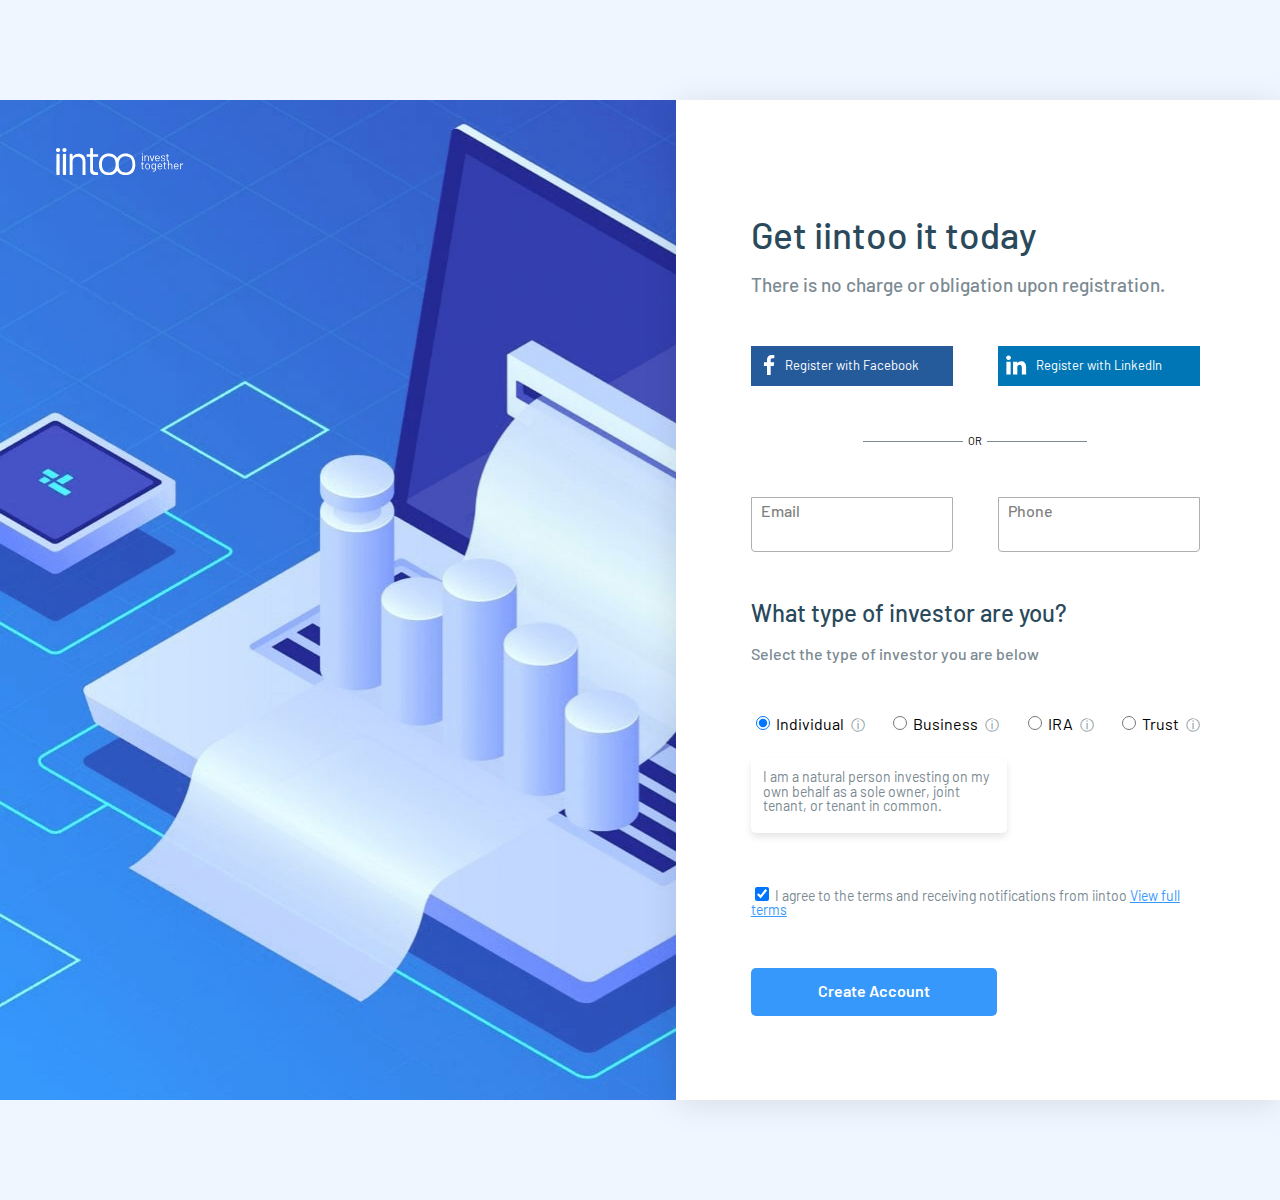
<file: index.html>
<!DOCTYPE html>
<html lang="en">
    <head>
        <meta charset="UTF-8">
        <meta http-equiv="X-UA-Compatible" content="IE=edge">
        <meta name="viewport" content="width=device-width, initial-scale=1.0">
        <link rel="stylesheet" href="css/reset.css">
        <link rel="stylesheet" href="css/styles.css">
        <link rel="stylesheet" href="css/fonts.css">
        <title>iintoo</title>
    </head>

    <body>
        <main> 
            <div class="wrapper">
                <div class="bg-image bg-image--hidden">
                    <svg xmlns="http://www.w3.org/2000/svg" width="8.7rem" height="1.7rem" viewBox="270.82 288.75 750 160.17" style="isolation:isolate">
                        <path fill="#fff" 
                        d="M283.18 288.75c-3.67 0-6.64 1.07-8.93 3.2-2.29 2.14-3.43 4.96-3.43 8.47 0 3.5 1.14 6.37 3.43 8.58s5.26 3.32 8.93 3.32c3.66 0 6.63-1.1 8.92-3.32 2.29-2.21 3.43-5.07 3.43-8.58 0-3.5-1.14-6.33-3.43-8.47-2.29-2.13-5.26-3.2-8.92-3.2zm37.93 0c-3.67 0-6.64 1.07-8.93 3.2-2.29 2.14-3.43 4.96-3.43 8.47 0 3.5 1.14 6.37 3.43 8.58s5.26 3.32 8.93 3.32c3.66 0 6.63-1.1 8.92-3.32 2.29-2.21 3.43-5.07 3.43-8.58 0-3.5-1.14-6.33-3.43-8.47-2.29-2.13-5.26-3.2-8.92-3.2zm158.58 0c-3.3 0-7.4 1.98-7.4 5.44.04-.02.04 9.92 0 29.82 0 .81-.4 1.22-1.22 1.22h-16.5c-2.1 0-3.15 1.05-3.15 3.15v9.34c0 2.1 1.05 3.15 3.15 3.15h16.5c.81 0 1.22.4 1.22 1.2v76.08c0 11.8 2.98 19.87 8.96 24.23 5.98 4.36 14.78 6.54 26.4 6.54h8.25c2.1-.16 3.15-1.3 3.15-3.4v-11.16c0-2.1-1.05-3.15-3.15-3.15h-5.33c-7.43 0-12.88-1.13-16.36-3.38-3.47-3.15-5.2-8.15-5.2-15v-70.75c0-.81.4-1.21 1.2-1.21h26.41c2.1 0 3.15-1.05 3.15-3.15v-9.34c0-2.1-1.05-3.15-3.15-3.15h-26.4c-.81 0-1.22-.4-1.22-1.22V294.2c0-3.25-4.5-5.44-9.31-5.44zm300.36 30.96a3.7 3.7 0 00-2.63.94c-.67.63-1 1.46-1 2.49 0 1.03.33 1.87 1 2.52.67.65 1.55.98 2.63.98 1.07 0 1.95-.33 2.62-.98.67-.65 1-1.49 1-2.52s-.33-1.86-1-2.49a3.7 3.7 0 00-2.62-.94zm-198.43 1.34c-24.25 0-57.51 14.8-57.51 64.99 0 51 34.52 62.88 57.51 62.88 23.64 0 40.64-8.86 49.87-25.93 11.72 20.27 33.07 25.93 48.94 25.93 37.07 0 57.85-21.8 57.85-62.88 0-50.28-30.37-64.99-57.85-64.99-16.62 0-37.46 6.95-48.94 27.46-10.84-20.54-31.03-27.46-49.87-27.46zm-178.92.9c-14.54 0-25.36 5.73-32.47 17.22-.16.48-.4.6-.72.36-.33-.24-.49-.6-.49-1.09v-10.3c0-3.59-4.39-6-8.6-6s-8.6 2.41-8.6 6v117.63c0 2.1 1.05 3.15 3.15 3.15h10.9c2.1 0 3.15-1.05 3.15-3.15V365.1c.81-7.59 3.92-13.72 9.33-18.4 5.41-4.7 12.24-7.04 20.47-7.04 8.56 0 15.5 2.8 20.84 8.36 5.33 5.58 8 12.89 8 21.93v75.83c0 2.1 1.04 3.15 3.14 3.15h10.9c2.1 0 3.16-1.05 3.16-3.15v-79.22c0-12.76-3.84-23.83-11.51-33.22-7.67-7.6-17.89-11.39-30.65-11.39zm-119.19.45c-5.11 0-9.76 2.92-9.76 5.83.06.02-.03 114.58 0 114.51 0 4.9 5.73 6.18 9.43 6.18 3.46 0 9.42-.81 9.42-6.18V328.23c0-2.72-3.97-5.83-9.09-5.83zm37.93 0c-5.11 0-9.76 2.92-9.76 5.83.06.02-.03 114.58 0 114.51 0 4.9 5.73 6.18 9.43 6.18 3.46 0 9.42-.81 9.42-6.18V328.23c0-2.72-3.97-5.83-9.09-5.83zm603.23 1.61c-.58 0-.87.3-.87.88v7.54c0 .22-.12.33-.34.33h-3.84c-.58 0-.87.3-.87.88v2.22c0 .58.29.87.87.87h3.84c.22 0 .34.12.34.34v21.13c0 3.28.83 5.52 2.49 6.73 1.66 1.21 4.1 1.82 7.33 1.82h2.29c.58-.04.87-.36.87-.94v-2.36c0-.58-.29-.87-.87-.87h-1.48c-2.06 0-3.58-.44-4.54-1.32-.97-.87-1.45-2.38-1.45-4.54v-19.65c0-.22.11-.34.34-.34h7.33c.58 0 .88-.29.88-.87v-2.22c0-.58-.3-.88-.88-.88h-7.33c-.23 0-.34-.1-.34-.33v-7.54c0-.58-.3-.88-.88-.88h-2.89zm-56 8.22c-3.27 0-6.06.87-8.37 2.62a12.46 12.46 0 00-4.61 7c-.27.99-.44 2.05-.5 3.2-.07 1.14-.1 2.68-.1 4.6 0 3.95.42 7.05 1.27 9.3a12.27 12.27 0 004.65 6.18c2.15 1.48 4.8 2.22 7.94 2.22 2.96 0 5.52-.66 7.67-1.98a12.53 12.53 0 004.85-5.35c.26-.45.13-.83-.4-1.14l-1.96-1.08a.73.73 0 00-.67-.07.81.81 0 00-.47.47 8.96 8.96 0 01-3.4 3.67c-1.46.88-3.2 1.34-5.22 1.38a9.8 9.8 0 01-6.02-1.78 8.25 8.25 0 01-3.13-4.82c-.27-1.03-.4-2.66-.4-4.9 0-.23.1-.34.33-.34h21.54c.58 0 .87-.3.87-.88 0-3.05-.13-5.3-.4-6.73-.63-3.68-2.05-6.53-4.28-8.55-2.22-2.01-5.28-3.02-9.18-3.02zm-62.24.06c-4.04 0-7.05 1.35-9.02 4.04-.05.14-.11.17-.2.1-.1-.07-.14-.17-.14-.3v-2.5c0-.57-.29-.87-.87-.87h-3.03c-.58 0-.88.3-.88.88v32.3c0 .59.3.88.88.88h3.03c.58 0 .87-.3.87-.88v-22.4a7.56 7.56 0 012.6-5.12 8.38 8.38 0 015.68-1.95c2.38 0 4.3.77 5.79 2.32 1.48 1.55 2.22 3.57 2.22 6.09v21.06c0 .59.29.88.87.88h3.03c.58 0 .88-.3.88-.88v-22c0-3.55-1.07-6.38-3.2-8.48-2.13-2.11-4.97-3.17-8.51-3.17zm95.16.14c-3.68 0-6.65.85-8.92 2.55-2.27 1.71-3.4 4-3.4 6.87 0 1.97.56 3.6 1.68 4.88a11.7 11.7 0 004.1 3 48.2 48.2 0 006.2 2.15 68.5 68.5 0 014.64 1.54c1.04.4 1.91.97 2.63 1.69a3.73 3.73 0 011.08 2.76c0 1.61-.72 2.95-2.16 4-1.43 1.05-3.32 1.58-5.65 1.58a9.65 9.65 0 01-5.79-1.65c-1.52-1.1-2.29-2.39-2.29-3.87v-.6a.52.52 0 00-.23-.44 1.08 1.08 0 00-.64-.17h-2.9c-.58 0-.87.3-.87.88v.6c0 1.66.53 3.17 1.58 4.51a10.83 10.83 0 004.51 3.23c1.95.81 4.18 1.21 6.7 1.21 3.8 0 6.85-.87 9.12-2.62a8.4 8.4 0 003.4-7c0-2.06-.59-3.75-1.76-5.05a11.45 11.45 0 00-4.17-2.96 54.93 54.93 0 00-6.32-2.09c-2.83-.8-4.9-1.61-6.23-2.42a3.87 3.87 0 01-1.99-3.5c0-1.61.7-2.88 2.1-3.8 1.38-.92 3.22-1.38 5.51-1.38 2.47 0 4.43.52 5.89 1.55s2.19 2.3 2.19 3.83v.4c0 .32.29.48.87.48h2.76c.58 0 .87-.3.87-.88 0-1.75-.51-3.33-1.54-4.74a10.24 10.24 0 00-4.41-3.33 16.7 16.7 0 00-6.56-1.21zm-123.03.33c-.58 0-.87.3-.87.88v32.3c0 .59.3.88.87.88h3.03c.59 0 .88-.3.88-.88v-32.3c0-.58-.3-.88-.88-.88h-3.03zm45.7 0a.85.85 0 00-.57.2.6.6 0 00-.24.48c0 .13.03.24.07.33l10.9 32.3c.14.5.47.75 1.01.75h3.64c.53 0 .87-.25 1-.74l10.84-32.24c.1-.31.08-.56-.03-.74-.11-.18-.33-.27-.64-.27l-3.43-.07c-.5 0-.81.25-.95.74l-8.4 26.18c-.05.18-.12.27-.21.27-.1 0-.16-.09-.2-.27l-8.41-26.18c-.14-.49-.45-.74-.95-.74h-3.43zm44.42 3.64c2.29 0 4.18.6 5.68 1.78a8.5 8.5 0 013 4.81c.18.9.31 2.34.4 4.31 0 .22-.1.34-.33.34h-17.3c-.22 0-.34-.12-.34-.34.1-2.15.27-3.68.54-4.58a8.02 8.02 0 012.83-4.6 8.58 8.58 0 015.52-1.72zm-287.06.32c31.27 0 41.3 20.74 41.3 49.32 0 32.53-18.86 47.1-41.3 47.1-22.74 0-40.02-15.16-40.02-47.1 0-36.7 20.56-49.32 40.02-49.32zm98.81 0c31.27 0 41.3 20.74 41.3 49.32 0 32.53-18.86 47.1-41.3 47.1-22.74 0-40.02-15.16-40.02-47.1 0-36.7 20.56-49.32 40.02-49.32zm251.1 30.77c-.58 0-.87.3-.87.87v45.36c0 .59.3.88.87.88h3.03c.59 0 .88-.3.88-.88v-22.4a7.56 7.56 0 012.59-5.12 8.38 8.38 0 015.69-1.95c2.37 0 4.3.77 5.78 2.32 1.48 1.55 2.22 3.58 2.22 6.09v21.06c0 .59.3.88.88.88h3.03c.58 0 .87-.3.87-.88v-22c0-3.55-1.06-6.37-3.2-8.48-2.12-2.11-4.96-3.16-8.5-3.16-4.04 0-7.05 1.34-9.03 4.03-.04.14-.1.17-.2.1-.09-.06-.13-.16-.13-.3v-15.55c0-.58-.3-.87-.88-.87h-3.03zm-154.11 4.3c-.58 0-.87.3-.87.88v7.54c0 .22-.12.34-.34.34h-3.84c-.58 0-.87.29-.87.87v2.22c0 .58.29.88.87.88h3.84c.22 0 .34.1.34.33v21.13c0 3.28.83 5.52 2.49 6.74 1.66 1.2 4.1 1.81 7.33 1.81h2.29c.58-.04.87-.36.87-.94v-2.36c0-.58-.29-.87-.87-.87h-1.48c-2.06 0-3.58-.44-4.54-1.31-.97-.88-1.45-2.4-1.45-4.55v-19.65c0-.22.11-.33.34-.33h7.33c.58 0 .88-.3.88-.88v-2.22c0-.58-.3-.87-.88-.87h-7.33c-.23 0-.34-.12-.34-.34v-7.54c0-.58-.3-.87-.88-.87h-2.89zm131.7 0c-.58 0-.87.3-.87.88v7.54c0 .22-.11.34-.34.34h-3.83c-.59 0-.88.29-.88.87v2.22c0 .58.3.88.88.88h3.83c.23 0 .34.1.34.33v21.13c0 3.28.83 5.52 2.49 6.74 1.66 1.2 4.1 1.81 7.33 1.81h2.3c.58-.04.87-.36.87-.94v-2.36c0-.58-.3-.87-.88-.87h-1.48c-2.06 0-3.57-.44-4.54-1.31-.96-.88-1.45-2.4-1.45-4.55v-19.65c0-.22.12-.33.34-.33h7.33c.59 0 .88-.3.88-.88v-2.22c0-.58-.3-.87-.88-.87h-7.33c-.22 0-.34-.12-.34-.34v-7.54c0-.58-.29-.87-.87-.87h-2.9zM811 380.02c-3.32 0-6.13.83-8.44 2.49a12.82 12.82 0 00-4.82 6.8c-.58 2.06-.87 4.8-.87 8.2 0 3.46.31 6.22.94 8.28.9 2.92 2.5 5.2 4.81 6.87a13.97 13.97 0 008.38 2.49c3.19 0 5.94-.83 8.25-2.5a12.82 12.82 0 004.8-6.86c.64-2.06.95-4.82.95-8.27 0-3.37-.31-6.13-.94-8.28a12.48 12.48 0 00-4.75-6.73 13.86 13.86 0 00-8.3-2.5zm35.27 0c-2.96 0-5.5.82-7.6 2.45a12.56 12.56 0 00-4.38 6.5c-.36 1.08-.6 2.29-.7 3.63-.12 1.35-.18 3-.18 4.98 0 3.64.27 6.37.81 8.21.76 2.88 2.28 5.1 4.54 6.67a13.31 13.31 0 007.78 2.35c3.76 0 6.68-1.32 8.75-3.97.09-.13.18-.18.26-.13.1.04.14.13.14.26v2.36c0 3.77-1.07 6.46-3.2 8.08-2.13 1.61-5.57 2.3-10.33 2.08-.58-.09-.87.18-.87.81l-.14 2.7c0 .58.3.89.88.93.5.05 1.2.07 2.15.07 5.03 0 9-1.16 11.91-3.5 2.92-2.33 4.38-6.01 4.38-11.03v-32.04c0-.58-.3-.87-.88-.87h-3.03c-.58 0-.87.29-.87.87v2.29c0 .13-.05.22-.14.27-.08.04-.17 0-.26-.14-2.11-2.55-5.12-3.83-9.02-3.83zm37.01 0c-3.27 0-6.07.87-8.38 2.62a12.46 12.46 0 00-4.6 7c-.28.99-.44 2.05-.51 3.2-.07 1.14-.1 2.68-.1 4.6 0 3.96.42 7.05 1.28 9.3a12.27 12.27 0 004.64 6.19c2.15 1.48 4.8 2.22 7.94 2.22 2.96 0 5.52-.66 7.67-1.99a12.53 12.53 0 004.85-5.35c.27-.45.13-.83-.4-1.14l-1.96-1.08a.72.72 0 00-.67-.07.81.81 0 00-.47.47 8.95 8.95 0 01-3.4 3.67c-1.46.88-3.2 1.34-5.22 1.38-2.42 0-4.43-.6-6.02-1.78a8.25 8.25 0 01-3.13-4.81c-.27-1.03-.4-2.67-.4-4.92 0-.22.11-.33.33-.33h21.54c.58 0 .87-.3.87-.88 0-3.05-.13-5.3-.4-6.73-.63-3.68-2.05-6.52-4.27-8.54-2.22-2.02-5.29-3.03-9.19-3.03zm96.24 0c-3.28 0-6.07.87-8.38 2.62a12.46 12.46 0 00-4.61 7c-.27.99-.44 2.05-.5 3.2-.07 1.14-.1 2.68-.1 4.6 0 3.96.42 7.05 1.27 9.3a12.27 12.27 0 004.65 6.19c2.15 1.48 4.8 2.22 7.94 2.22 2.96 0 5.52-.66 7.67-1.99a12.53 12.53 0 004.85-5.35c.26-.45.13-.83-.4-1.14l-1.96-1.08a.72.72 0 00-.67-.07.81.81 0 00-.47.47 8.95 8.95 0 01-3.4 3.67 10.4 10.4 0 01-5.22 1.38 9.8 9.8 0 01-6.02-1.78 8.25 8.25 0 01-3.13-4.81c-.27-1.03-.4-2.67-.4-4.92 0-.22.1-.33.33-.33h21.54c.58 0 .87-.3.87-.88 0-3.05-.13-5.3-.4-6.73-.63-3.68-2.05-6.52-4.28-8.54-2.22-2.02-5.28-3.03-9.18-3.03zm37.08.2c-1.88 0-3.55.45-5.01 1.35-1.46.9-2.66 2.15-3.6 3.76-.1.14-.17.2-.24.17-.07-.02-.1-.12-.1-.3v-3.77c0-.58-.3-.87-.87-.87h-3.03c-.59 0-.88.29-.88.87v32.3c0 .59.3.88.88.88h3.03c.58 0 .87-.3.87-.88v-19.65c0-2.5.76-4.58 2.29-6.22a8.02 8.02 0 015.79-2.6c1.34-.04 2.44.07 3.3.34.58.18.94 0 1.07-.54l.67-2.96c.14-.53-.02-.9-.47-1.07a7.66 7.66 0 00-3.7-.81zm-205.73 3.97c2.24 0 4.14.6 5.68 1.78a8.37 8.37 0 013.07 4.81c.36 1.3.54 3.57.54 6.8 0 3.1-.18 5.36-.54 6.8a8.77 8.77 0 01-3.1 4.81 8.7 8.7 0 01-5.52 1.78c-2.24 0-4.14-.59-5.68-1.78a8.37 8.37 0 01-3.07-4.81c-.36-1.3-.54-3.57-.54-6.8s.18-5.5.54-6.8a8.76 8.76 0 013.1-4.8 8.7 8.7 0 015.52-1.79zm36.4 0a7.84 7.84 0 018.02 6.53c.17.67.29 1.4.33 2.19.05.78.07 2.32.07 4.6 0 1.89-.02 3.33-.07 4.31-.04.99-.13 1.82-.27 2.5a7.87 7.87 0 01-2.66 4.64 8.03 8.03 0 01-5.41 1.81 8.37 8.37 0 01-8.42-6.52c-.44-1.26-.67-3.53-.67-6.8 0-3.05.23-5.3.67-6.73a9.56 9.56 0 013.07-4.71 8.1 8.1 0 015.35-1.82zm36.01 0c2.29 0 4.18.6 5.69 1.78a8.5 8.5 0 013 4.81c.17.9.3 2.34.4 4.31 0 .23-.11.34-.34.34h-17.3c-.22 0-.33-.11-.33-.34.09-2.15.27-3.68.54-4.57a8.02 8.02 0 012.82-4.61 8.58 8.58 0 015.52-1.72zm96.24 0c2.29 0 4.18.6 5.69 1.78a8.5 8.5 0 013 4.81c.17.9.3 2.34.4 4.31 0 .23-.12.34-.34.34h-17.3c-.22 0-.33-.11-.33-.34.09-2.15.26-3.68.53-4.57a8.02 8.02 0 012.83-4.61 8.58 8.58 0 015.52-1.72z"/>
                    </svg>
                </div>  

                <div class="registration-form">
                    <div class="promo-block mr-btm">
                        <div class="promo-block__text text">Get iintoo it today</div>
                        <div class="promo-block__subtext subtext">There is no charge or obligation upon registration.</div>
                    </div>

                    <div class="register-with mr-btm">
                        <button class="register-with__block register-with__block--fb">
                            <svg version="1.1" id="Capa_1" xmlns="http://www.w3.org/2000/svg" xmlns:xlink="http://www.w3.org/1999/xlink" width="12%" height="50%"
                            viewBox="0 0 155.139 155.139" style="enable-background:new 0 0 155.139 155.139;" xml:space="preserve">
                        <g>
                            <path id="f_1_" style="fill:#ffffff;" d="M89.584,155.139V84.378h23.742l3.562-27.585H89.584V39.184
                                c0-7.984,2.208-13.425,13.67-13.425l14.595-0.006V1.08C115.325,0.752,106.661,0,96.577,0C75.52,0,61.104,12.853,61.104,36.452
                                v20.341H37.29v27.585h23.814v70.761H89.584z"/>
                        </g>
                        </svg>Register with Facebook</button>

                        <button class="register-with__block register-with__block--li">
                            <svg version="1.1" id="Capa_1" xmlns="http://www.w3.org/2000/svg" xmlns:xlink="http://www.w3.org/1999/xlink"
                            width="12%" height="50%" viewBox="0 0 430.117 430.117" style="enable-background:new 0 0 430.117 430.117;"
                        xml:space="preserve">
                        <g>
                            <path fill="#ffffff" id="LinkedIn" d="M430.117,261.543V420.56h-92.188V272.193c0-37.271-13.334-62.707-46.703-62.707
                                c-25.473,0-40.632,17.142-47.301,33.724c-2.432,5.928-3.058,14.179-3.058,22.477V420.56h-92.219c0,0,1.242-251.285,0-277.32h92.21
                                v39.309c-0.187,0.294-0.43,0.611-0.606,0.896h0.606v-0.896c12.251-18.869,34.13-45.824,83.102-45.824
                                C384.633,136.724,430.117,176.361,430.117,261.543z M52.183,9.558C20.635,9.558,0,30.251,0,57.463
                                c0,26.619,20.038,47.94,50.959,47.94h0.616c32.159,0,52.159-21.317,52.159-47.94C103.128,30.251,83.734,9.558,52.183,9.558z
                                M5.477,420.56h92.184v-277.32H5.477V420.56z"/>
                        </g>
                    </svg>Register with LinkedIn</button>

                    </div>
                    
                    <div class="separator mr-btm">
                        <div class="separator__line"></div>
                        <span class="separator__text">OR</span>
                        <div class="separator__line"></div> 
                    </div>  

                    <form action="#">
                        <fieldset class="input-block mr-btm">
                                
                            <label class="input-block__wrapper">
                                <input type="email" name="email" required><span class="input-block__text">Email</span>
                            </label>

                            <label class="input-block__wrapper">
                                <input type="tel" name="phone" required><span class="input-block__text">Phone</span>
                            </label>
                                                                            
                        </fieldset>

                        <fieldset class="account-type mr-btm">
                            <div class="account-type__header mr-btm">
                                <div class="header__text text">What type of investor are you?</div>
                                <div class="header__subtext subtext">Select the type of investor you are below</div>
                            </div>

                            <div class="account-type__wrapper">                                
                                <label class="account-type__radio"><input type="radio" name="account-type" checked> Individual</label>
                                <label class="account-type__radio"><input type="radio" name="account-type"> Business</label>
                                <label class="account-type__radio"><input type="radio" name="account-type"> IRA</label>
                                <label class="account-type__radio"><input type="radio" name="account-type"> Trust</label>                                
                            </div>

                            <div class="account-type__explanation">I am a natural person  investing on my own behalf as a sole owner, joint tenant, or tenant in common.</div>
                        </fieldset>
                        
                        <div class="mail-agreement mr-btm">
                            <label class="mail-agreement__wrapper"><input type="checkbox" name="terms" checked> I agree to the terms and receiving notifications from iintoo</label> <a href="#">View full terms</a>
                        </div> 
                        <div class="btn--center mr-btm"> 
                            <input type="submit" value="Create Account">
                        </div>  
                    </form>
                </div>
            </div>        
        </main>
    </body>
</html>
</file>
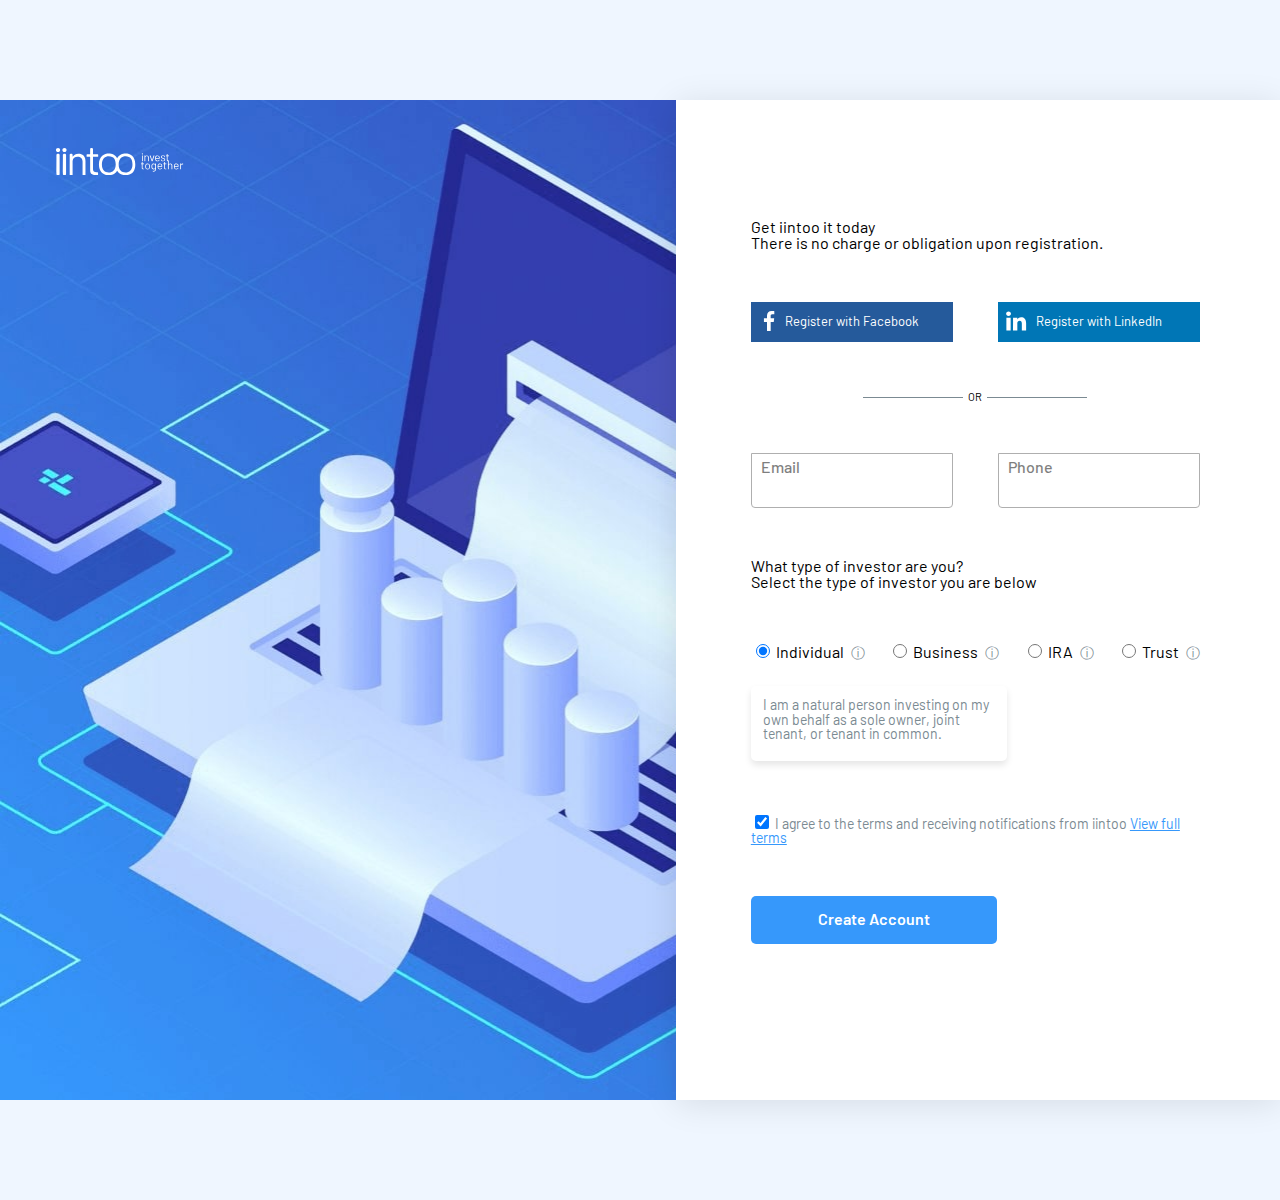
<file: main.html>
<!DOCTYPE html>
<html lang="en">
    <head>
        <meta charset="UTF-8">
        <meta http-equiv="X-UA-Compatible" content="IE=edge">
        <meta name="viewport" content="width=device-width, initial-scale=1.0">
        <link rel="stylesheet" href="css/reset.css">
        <link rel="stylesheet" href="css/styles.css">
        <link rel="stylesheet" href="css/fonts.css">
        <title>iintoo</title>
    </head>

    <body>
        <main> 
            <div class="wrapper">
                <div class="bg-image bg-image--hidden">
                    <svg xmlns="http://www.w3.org/2000/svg" width="8.7rem" height="1.7rem" viewBox="270.82 288.75 750 160.17" style="isolation:isolate">
                        <path fill="#fff" 
                        d="M283.18 288.75c-3.67 0-6.64 1.07-8.93 3.2-2.29 2.14-3.43 4.96-3.43 8.47 0 3.5 1.14 6.37 3.43 8.58s5.26 3.32 8.93 3.32c3.66 0 6.63-1.1 8.92-3.32 2.29-2.21 3.43-5.07 3.43-8.58 0-3.5-1.14-6.33-3.43-8.47-2.29-2.13-5.26-3.2-8.92-3.2zm37.93 0c-3.67 0-6.64 1.07-8.93 3.2-2.29 2.14-3.43 4.96-3.43 8.47 0 3.5 1.14 6.37 3.43 8.58s5.26 3.32 8.93 3.32c3.66 0 6.63-1.1 8.92-3.32 2.29-2.21 3.43-5.07 3.43-8.58 0-3.5-1.14-6.33-3.43-8.47-2.29-2.13-5.26-3.2-8.92-3.2zm158.58 0c-3.3 0-7.4 1.98-7.4 5.44.04-.02.04 9.92 0 29.82 0 .81-.4 1.22-1.22 1.22h-16.5c-2.1 0-3.15 1.05-3.15 3.15v9.34c0 2.1 1.05 3.15 3.15 3.15h16.5c.81 0 1.22.4 1.22 1.2v76.08c0 11.8 2.98 19.87 8.96 24.23 5.98 4.36 14.78 6.54 26.4 6.54h8.25c2.1-.16 3.15-1.3 3.15-3.4v-11.16c0-2.1-1.05-3.15-3.15-3.15h-5.33c-7.43 0-12.88-1.13-16.36-3.38-3.47-3.15-5.2-8.15-5.2-15v-70.75c0-.81.4-1.21 1.2-1.21h26.41c2.1 0 3.15-1.05 3.15-3.15v-9.34c0-2.1-1.05-3.15-3.15-3.15h-26.4c-.81 0-1.22-.4-1.22-1.22V294.2c0-3.25-4.5-5.44-9.31-5.44zm300.36 30.96a3.7 3.7 0 00-2.63.94c-.67.63-1 1.46-1 2.49 0 1.03.33 1.87 1 2.52.67.65 1.55.98 2.63.98 1.07 0 1.95-.33 2.62-.98.67-.65 1-1.49 1-2.52s-.33-1.86-1-2.49a3.7 3.7 0 00-2.62-.94zm-198.43 1.34c-24.25 0-57.51 14.8-57.51 64.99 0 51 34.52 62.88 57.51 62.88 23.64 0 40.64-8.86 49.87-25.93 11.72 20.27 33.07 25.93 48.94 25.93 37.07 0 57.85-21.8 57.85-62.88 0-50.28-30.37-64.99-57.85-64.99-16.62 0-37.46 6.95-48.94 27.46-10.84-20.54-31.03-27.46-49.87-27.46zm-178.92.9c-14.54 0-25.36 5.73-32.47 17.22-.16.48-.4.6-.72.36-.33-.24-.49-.6-.49-1.09v-10.3c0-3.59-4.39-6-8.6-6s-8.6 2.41-8.6 6v117.63c0 2.1 1.05 3.15 3.15 3.15h10.9c2.1 0 3.15-1.05 3.15-3.15V365.1c.81-7.59 3.92-13.72 9.33-18.4 5.41-4.7 12.24-7.04 20.47-7.04 8.56 0 15.5 2.8 20.84 8.36 5.33 5.58 8 12.89 8 21.93v75.83c0 2.1 1.04 3.15 3.14 3.15h10.9c2.1 0 3.16-1.05 3.16-3.15v-79.22c0-12.76-3.84-23.83-11.51-33.22-7.67-7.6-17.89-11.39-30.65-11.39zm-119.19.45c-5.11 0-9.76 2.92-9.76 5.83.06.02-.03 114.58 0 114.51 0 4.9 5.73 6.18 9.43 6.18 3.46 0 9.42-.81 9.42-6.18V328.23c0-2.72-3.97-5.83-9.09-5.83zm37.93 0c-5.11 0-9.76 2.92-9.76 5.83.06.02-.03 114.58 0 114.51 0 4.9 5.73 6.18 9.43 6.18 3.46 0 9.42-.81 9.42-6.18V328.23c0-2.72-3.97-5.83-9.09-5.83zm603.23 1.61c-.58 0-.87.3-.87.88v7.54c0 .22-.12.33-.34.33h-3.84c-.58 0-.87.3-.87.88v2.22c0 .58.29.87.87.87h3.84c.22 0 .34.12.34.34v21.13c0 3.28.83 5.52 2.49 6.73 1.66 1.21 4.1 1.82 7.33 1.82h2.29c.58-.04.87-.36.87-.94v-2.36c0-.58-.29-.87-.87-.87h-1.48c-2.06 0-3.58-.44-4.54-1.32-.97-.87-1.45-2.38-1.45-4.54v-19.65c0-.22.11-.34.34-.34h7.33c.58 0 .88-.29.88-.87v-2.22c0-.58-.3-.88-.88-.88h-7.33c-.23 0-.34-.1-.34-.33v-7.54c0-.58-.3-.88-.88-.88h-2.89zm-56 8.22c-3.27 0-6.06.87-8.37 2.62a12.46 12.46 0 00-4.61 7c-.27.99-.44 2.05-.5 3.2-.07 1.14-.1 2.68-.1 4.6 0 3.95.42 7.05 1.27 9.3a12.27 12.27 0 004.65 6.18c2.15 1.48 4.8 2.22 7.94 2.22 2.96 0 5.52-.66 7.67-1.98a12.53 12.53 0 004.85-5.35c.26-.45.13-.83-.4-1.14l-1.96-1.08a.73.73 0 00-.67-.07.81.81 0 00-.47.47 8.96 8.96 0 01-3.4 3.67c-1.46.88-3.2 1.34-5.22 1.38a9.8 9.8 0 01-6.02-1.78 8.25 8.25 0 01-3.13-4.82c-.27-1.03-.4-2.66-.4-4.9 0-.23.1-.34.33-.34h21.54c.58 0 .87-.3.87-.88 0-3.05-.13-5.3-.4-6.73-.63-3.68-2.05-6.53-4.28-8.55-2.22-2.01-5.28-3.02-9.18-3.02zm-62.24.06c-4.04 0-7.05 1.35-9.02 4.04-.05.14-.11.17-.2.1-.1-.07-.14-.17-.14-.3v-2.5c0-.57-.29-.87-.87-.87h-3.03c-.58 0-.88.3-.88.88v32.3c0 .59.3.88.88.88h3.03c.58 0 .87-.3.87-.88v-22.4a7.56 7.56 0 012.6-5.12 8.38 8.38 0 015.68-1.95c2.38 0 4.3.77 5.79 2.32 1.48 1.55 2.22 3.57 2.22 6.09v21.06c0 .59.29.88.87.88h3.03c.58 0 .88-.3.88-.88v-22c0-3.55-1.07-6.38-3.2-8.48-2.13-2.11-4.97-3.17-8.51-3.17zm95.16.14c-3.68 0-6.65.85-8.92 2.55-2.27 1.71-3.4 4-3.4 6.87 0 1.97.56 3.6 1.68 4.88a11.7 11.7 0 004.1 3 48.2 48.2 0 006.2 2.15 68.5 68.5 0 014.64 1.54c1.04.4 1.91.97 2.63 1.69a3.73 3.73 0 011.08 2.76c0 1.61-.72 2.95-2.16 4-1.43 1.05-3.32 1.58-5.65 1.58a9.65 9.65 0 01-5.79-1.65c-1.52-1.1-2.29-2.39-2.29-3.87v-.6a.52.52 0 00-.23-.44 1.08 1.08 0 00-.64-.17h-2.9c-.58 0-.87.3-.87.88v.6c0 1.66.53 3.17 1.58 4.51a10.83 10.83 0 004.51 3.23c1.95.81 4.18 1.21 6.7 1.21 3.8 0 6.85-.87 9.12-2.62a8.4 8.4 0 003.4-7c0-2.06-.59-3.75-1.76-5.05a11.45 11.45 0 00-4.17-2.96 54.93 54.93 0 00-6.32-2.09c-2.83-.8-4.9-1.61-6.23-2.42a3.87 3.87 0 01-1.99-3.5c0-1.61.7-2.88 2.1-3.8 1.38-.92 3.22-1.38 5.51-1.38 2.47 0 4.43.52 5.89 1.55s2.19 2.3 2.19 3.83v.4c0 .32.29.48.87.48h2.76c.58 0 .87-.3.87-.88 0-1.75-.51-3.33-1.54-4.74a10.24 10.24 0 00-4.41-3.33 16.7 16.7 0 00-6.56-1.21zm-123.03.33c-.58 0-.87.3-.87.88v32.3c0 .59.3.88.87.88h3.03c.59 0 .88-.3.88-.88v-32.3c0-.58-.3-.88-.88-.88h-3.03zm45.7 0a.85.85 0 00-.57.2.6.6 0 00-.24.48c0 .13.03.24.07.33l10.9 32.3c.14.5.47.75 1.01.75h3.64c.53 0 .87-.25 1-.74l10.84-32.24c.1-.31.08-.56-.03-.74-.11-.18-.33-.27-.64-.27l-3.43-.07c-.5 0-.81.25-.95.74l-8.4 26.18c-.05.18-.12.27-.21.27-.1 0-.16-.09-.2-.27l-8.41-26.18c-.14-.49-.45-.74-.95-.74h-3.43zm44.42 3.64c2.29 0 4.18.6 5.68 1.78a8.5 8.5 0 013 4.81c.18.9.31 2.34.4 4.31 0 .22-.1.34-.33.34h-17.3c-.22 0-.34-.12-.34-.34.1-2.15.27-3.68.54-4.58a8.02 8.02 0 012.83-4.6 8.58 8.58 0 015.52-1.72zm-287.06.32c31.27 0 41.3 20.74 41.3 49.32 0 32.53-18.86 47.1-41.3 47.1-22.74 0-40.02-15.16-40.02-47.1 0-36.7 20.56-49.32 40.02-49.32zm98.81 0c31.27 0 41.3 20.74 41.3 49.32 0 32.53-18.86 47.1-41.3 47.1-22.74 0-40.02-15.16-40.02-47.1 0-36.7 20.56-49.32 40.02-49.32zm251.1 30.77c-.58 0-.87.3-.87.87v45.36c0 .59.3.88.87.88h3.03c.59 0 .88-.3.88-.88v-22.4a7.56 7.56 0 012.59-5.12 8.38 8.38 0 015.69-1.95c2.37 0 4.3.77 5.78 2.32 1.48 1.55 2.22 3.58 2.22 6.09v21.06c0 .59.3.88.88.88h3.03c.58 0 .87-.3.87-.88v-22c0-3.55-1.06-6.37-3.2-8.48-2.12-2.11-4.96-3.16-8.5-3.16-4.04 0-7.05 1.34-9.03 4.03-.04.14-.1.17-.2.1-.09-.06-.13-.16-.13-.3v-15.55c0-.58-.3-.87-.88-.87h-3.03zm-154.11 4.3c-.58 0-.87.3-.87.88v7.54c0 .22-.12.34-.34.34h-3.84c-.58 0-.87.29-.87.87v2.22c0 .58.29.88.87.88h3.84c.22 0 .34.1.34.33v21.13c0 3.28.83 5.52 2.49 6.74 1.66 1.2 4.1 1.81 7.33 1.81h2.29c.58-.04.87-.36.87-.94v-2.36c0-.58-.29-.87-.87-.87h-1.48c-2.06 0-3.58-.44-4.54-1.31-.97-.88-1.45-2.4-1.45-4.55v-19.65c0-.22.11-.33.34-.33h7.33c.58 0 .88-.3.88-.88v-2.22c0-.58-.3-.87-.88-.87h-7.33c-.23 0-.34-.12-.34-.34v-7.54c0-.58-.3-.87-.88-.87h-2.89zm131.7 0c-.58 0-.87.3-.87.88v7.54c0 .22-.11.34-.34.34h-3.83c-.59 0-.88.29-.88.87v2.22c0 .58.3.88.88.88h3.83c.23 0 .34.1.34.33v21.13c0 3.28.83 5.52 2.49 6.74 1.66 1.2 4.1 1.81 7.33 1.81h2.3c.58-.04.87-.36.87-.94v-2.36c0-.58-.3-.87-.88-.87h-1.48c-2.06 0-3.57-.44-4.54-1.31-.96-.88-1.45-2.4-1.45-4.55v-19.65c0-.22.12-.33.34-.33h7.33c.59 0 .88-.3.88-.88v-2.22c0-.58-.3-.87-.88-.87h-7.33c-.22 0-.34-.12-.34-.34v-7.54c0-.58-.29-.87-.87-.87h-2.9zM811 380.02c-3.32 0-6.13.83-8.44 2.49a12.82 12.82 0 00-4.82 6.8c-.58 2.06-.87 4.8-.87 8.2 0 3.46.31 6.22.94 8.28.9 2.92 2.5 5.2 4.81 6.87a13.97 13.97 0 008.38 2.49c3.19 0 5.94-.83 8.25-2.5a12.82 12.82 0 004.8-6.86c.64-2.06.95-4.82.95-8.27 0-3.37-.31-6.13-.94-8.28a12.48 12.48 0 00-4.75-6.73 13.86 13.86 0 00-8.3-2.5zm35.27 0c-2.96 0-5.5.82-7.6 2.45a12.56 12.56 0 00-4.38 6.5c-.36 1.08-.6 2.29-.7 3.63-.12 1.35-.18 3-.18 4.98 0 3.64.27 6.37.81 8.21.76 2.88 2.28 5.1 4.54 6.67a13.31 13.31 0 007.78 2.35c3.76 0 6.68-1.32 8.75-3.97.09-.13.18-.18.26-.13.1.04.14.13.14.26v2.36c0 3.77-1.07 6.46-3.2 8.08-2.13 1.61-5.57 2.3-10.33 2.08-.58-.09-.87.18-.87.81l-.14 2.7c0 .58.3.89.88.93.5.05 1.2.07 2.15.07 5.03 0 9-1.16 11.91-3.5 2.92-2.33 4.38-6.01 4.38-11.03v-32.04c0-.58-.3-.87-.88-.87h-3.03c-.58 0-.87.29-.87.87v2.29c0 .13-.05.22-.14.27-.08.04-.17 0-.26-.14-2.11-2.55-5.12-3.83-9.02-3.83zm37.01 0c-3.27 0-6.07.87-8.38 2.62a12.46 12.46 0 00-4.6 7c-.28.99-.44 2.05-.51 3.2-.07 1.14-.1 2.68-.1 4.6 0 3.96.42 7.05 1.28 9.3a12.27 12.27 0 004.64 6.19c2.15 1.48 4.8 2.22 7.94 2.22 2.96 0 5.52-.66 7.67-1.99a12.53 12.53 0 004.85-5.35c.27-.45.13-.83-.4-1.14l-1.96-1.08a.72.72 0 00-.67-.07.81.81 0 00-.47.47 8.95 8.95 0 01-3.4 3.67c-1.46.88-3.2 1.34-5.22 1.38-2.42 0-4.43-.6-6.02-1.78a8.25 8.25 0 01-3.13-4.81c-.27-1.03-.4-2.67-.4-4.92 0-.22.11-.33.33-.33h21.54c.58 0 .87-.3.87-.88 0-3.05-.13-5.3-.4-6.73-.63-3.68-2.05-6.52-4.27-8.54-2.22-2.02-5.29-3.03-9.19-3.03zm96.24 0c-3.28 0-6.07.87-8.38 2.62a12.46 12.46 0 00-4.61 7c-.27.99-.44 2.05-.5 3.2-.07 1.14-.1 2.68-.1 4.6 0 3.96.42 7.05 1.27 9.3a12.27 12.27 0 004.65 6.19c2.15 1.48 4.8 2.22 7.94 2.22 2.96 0 5.52-.66 7.67-1.99a12.53 12.53 0 004.85-5.35c.26-.45.13-.83-.4-1.14l-1.96-1.08a.72.72 0 00-.67-.07.81.81 0 00-.47.47 8.95 8.95 0 01-3.4 3.67 10.4 10.4 0 01-5.22 1.38 9.8 9.8 0 01-6.02-1.78 8.25 8.25 0 01-3.13-4.81c-.27-1.03-.4-2.67-.4-4.92 0-.22.1-.33.33-.33h21.54c.58 0 .87-.3.87-.88 0-3.05-.13-5.3-.4-6.73-.63-3.68-2.05-6.52-4.28-8.54-2.22-2.02-5.28-3.03-9.18-3.03zm37.08.2c-1.88 0-3.55.45-5.01 1.35-1.46.9-2.66 2.15-3.6 3.76-.1.14-.17.2-.24.17-.07-.02-.1-.12-.1-.3v-3.77c0-.58-.3-.87-.87-.87h-3.03c-.59 0-.88.29-.88.87v32.3c0 .59.3.88.88.88h3.03c.58 0 .87-.3.87-.88v-19.65c0-2.5.76-4.58 2.29-6.22a8.02 8.02 0 015.79-2.6c1.34-.04 2.44.07 3.3.34.58.18.94 0 1.07-.54l.67-2.96c.14-.53-.02-.9-.47-1.07a7.66 7.66 0 00-3.7-.81zm-205.73 3.97c2.24 0 4.14.6 5.68 1.78a8.37 8.37 0 013.07 4.81c.36 1.3.54 3.57.54 6.8 0 3.1-.18 5.36-.54 6.8a8.77 8.77 0 01-3.1 4.81 8.7 8.7 0 01-5.52 1.78c-2.24 0-4.14-.59-5.68-1.78a8.37 8.37 0 01-3.07-4.81c-.36-1.3-.54-3.57-.54-6.8s.18-5.5.54-6.8a8.76 8.76 0 013.1-4.8 8.7 8.7 0 015.52-1.79zm36.4 0a7.84 7.84 0 018.02 6.53c.17.67.29 1.4.33 2.19.05.78.07 2.32.07 4.6 0 1.89-.02 3.33-.07 4.31-.04.99-.13 1.82-.27 2.5a7.87 7.87 0 01-2.66 4.64 8.03 8.03 0 01-5.41 1.81 8.37 8.37 0 01-8.42-6.52c-.44-1.26-.67-3.53-.67-6.8 0-3.05.23-5.3.67-6.73a9.56 9.56 0 013.07-4.71 8.1 8.1 0 015.35-1.82zm36.01 0c2.29 0 4.18.6 5.69 1.78a8.5 8.5 0 013 4.81c.17.9.3 2.34.4 4.31 0 .23-.11.34-.34.34h-17.3c-.22 0-.33-.11-.33-.34.09-2.15.27-3.68.54-4.57a8.02 8.02 0 012.82-4.61 8.58 8.58 0 015.52-1.72zm96.24 0c2.29 0 4.18.6 5.69 1.78a8.5 8.5 0 013 4.81c.17.9.3 2.34.4 4.31 0 .23-.12.34-.34.34h-17.3c-.22 0-.33-.11-.33-.34.09-2.15.26-3.68.53-4.57a8.02 8.02 0 012.83-4.61 8.58 8.58 0 015.52-1.72z"/>
                    </svg>
                </div>  

                <div class="registration-form">
                    <div class="promo-block">
                        <h1>Get iintoo it today</h1>
                        <h2 class="mr-btm">There is no charge or obligation upon registration.</h2>
                    </div>

                    <div class="register-with mr-btm">
                        <button class="register-with__block register-with__block--fb">
                            <svg version="1.1" id="Capa_1" xmlns="http://www.w3.org/2000/svg" xmlns:xlink="http://www.w3.org/1999/xlink" width="12%" height="50%"
                            viewBox="0 0 155.139 155.139" style="enable-background:new 0 0 155.139 155.139;" xml:space="preserve">
                        <g>
                            <path id="f_1_" style="fill:#ffffff;" d="M89.584,155.139V84.378h23.742l3.562-27.585H89.584V39.184
                                c0-7.984,2.208-13.425,13.67-13.425l14.595-0.006V1.08C115.325,0.752,106.661,0,96.577,0C75.52,0,61.104,12.853,61.104,36.452
                                v20.341H37.29v27.585h23.814v70.761H89.584z"/>
                        </g>
                        </svg>Register with Facebook</button>

                        <button class="register-with__block register-with__block--li">
                            <svg version="1.1" id="Capa_1" xmlns="http://www.w3.org/2000/svg" xmlns:xlink="http://www.w3.org/1999/xlink"
                            width="12%" height="50%" viewBox="0 0 430.117 430.117" style="enable-background:new 0 0 430.117 430.117;"
                        xml:space="preserve">
                        <g>
                            <path fill="#ffffff" id="LinkedIn" d="M430.117,261.543V420.56h-92.188V272.193c0-37.271-13.334-62.707-46.703-62.707
                                c-25.473,0-40.632,17.142-47.301,33.724c-2.432,5.928-3.058,14.179-3.058,22.477V420.56h-92.219c0,0,1.242-251.285,0-277.32h92.21
                                v39.309c-0.187,0.294-0.43,0.611-0.606,0.896h0.606v-0.896c12.251-18.869,34.13-45.824,83.102-45.824
                                C384.633,136.724,430.117,176.361,430.117,261.543z M52.183,9.558C20.635,9.558,0,30.251,0,57.463
                                c0,26.619,20.038,47.94,50.959,47.94h0.616c32.159,0,52.159-21.317,52.159-47.94C103.128,30.251,83.734,9.558,52.183,9.558z
                                M5.477,420.56h92.184v-277.32H5.477V420.56z"/>
                        </g>
                    </svg>Register with LinkedIn</button>

                    </div>
                    
                    <div class="separator mr-btm">
                        <div class="separator__line"></div>
                        <span class="separator__text">OR</span>
                        <div class="separator__line"></div> 
                    </div>  

                    <form action="">
                        <fieldset class="input-block mr-btm">
                                
                            <label class="input-block__wrapper">
                                <input type="email" name="email" required><span class="input-block__text">Email</span>
                            </label>

                            <label class="input-block__wrapper">
                                <input type="tel" name="phone" required><span class="input-block__text">Phone</span>
                            </label>
                                                                            
                        </fieldset>

                        <fieldset class="account-type mr-btm">
                            <div class="account-type__text mr-btm">
                                <h3>What type of investor are you?</h3>
                                <h4>Select the type of investor you are below</h4>
                            </div>

                            <div class="account-type__wrapper">                                
                                <label class="account-type__radio"><input type="radio" name="account-type" checked> Individual</label>
                                <label class="account-type__radio"><input type="radio" name="account-type"> Business</label>
                                <label class="account-type__radio"><input type="radio" name="account-type"> IRA</label>
                                <label class="account-type__radio"><input type="radio" name="account-type"> Trust</label>                                
                            </div>

                            <div class="account-type__explanation">I am a natural person  investing on my own behalf as a sole owner, joint tenant, or tenant in common.</div>
                        </fieldset>
                        
                        <div class="mail-agreement mr-btm">
                            <label><input type="checkbox" name="terms" checked> I agree to the terms and receiving notifications from iintoo</label> <a href="#">View full terms</a>
                        </div> 
                        <div class="btn--center"> 
                            <input class="mr-btm" type="submit" value="Create Account">
                        </div>  
                    </form>
                </div>
            </div>        
        </main>
    </body>
</html>
</file>
<file: css/styles.css>
/*---------Fonts---------*/

@font-face {
    font-family: "BarlowRegular";  
    src: url("../fonts/Barlow-Regular-webfont.woff") format("truetype"); 
    font-style: normal; 
    font-weight: normal;
}

@font-face {
    font-family: "BarlowSemiBold";  
    src: url("../fonts/Barlow-SemiBold-webfont.woff") format("truetype"); 
    font-style: normal; 
    font-weight: normal;
}

@font-face {
    font-family: "BarlowMedium";  
    src: url("../fonts/Barlow-Medium-webfont.woff") format("truetype"); 
    font-style: normal; 
    font-weight: normal;
}

/*---------Main---------*/


html{
	box-sizing: border-box;
	font-family: "BarlowRegular";

	background-color: #EFF6FF;
}

*, *:before, *:after{
	box-sizing: inherit;
}

main{
	width: 100%;
}

a{
	color: #3698FB;
}

a:hover,
a:active{
	color: #0962bb;
}

.mr-btm{
	margin-bottom: 3.13rem; 
}

.text{
	margin-bottom: 1.25rem;

	font-family: "BarlowMedium";
	font-size: 2.3rem;
	color:#2A4A5C;
}

.subtext{
	font-family: "BarlowMedium";
	font-size: 1.2rem;
	color:#7B8A92
}

.wrapper{
	display: flex;
	justify-content: center;
	margin: 6.25rem auto;
}

/*---------Background Image------*/


.bg-image{
	width: 44rem;
	height: 62.5rem;

	background-image: url("../img/bg.jpg");
	background-repeat: no-repeat;
}

.bg-image svg{
	margin: 3rem 3.13rem;
}

/*---------Registration Form------*/


.registration-form{
	position: relative;
	justify-content: flex-start;
	padding: 7.5rem 5rem 0 4.7rem;
	
	background-color: #fff;

	box-shadow: 0 0.25rem 2rem rgba(0,0,0,0.1);	
}

.register-with{
	display: flex; 
    flex-wrap: wrap;
    justify-content: space-between;	
}

.register-with__block{
	position: relative;

	display: flex; 
    justify-content: center;
    align-items: center; 

	min-width: 45%;
	height: 2.5rem;
	
	padding: 0.32rem 0.32rem;

	font-size: 0.8rem;
	color: #fff;
	font-family: "BarlowRegular";

	cursor: pointer;

	transition-timing-function: ease-in-out;
	transition-duration: 0.3s
}

.register-with__block:hover,
.register-with__block:focus{
	transform: scale(1.1);
	border-radius: 5px;
}

.register-with__block:last-child{
	margin-right: 0;
}

.register-with__block > svg{
	position: absolute;
	top: 9px;
	left: 6px;
}

.register-with__block--fb{
	background-color: #255A9B;
}

.register-with__block--fb:focus,
.register-with__block--fb:hover{
	background-color: #082f5e;
}

.register-with__block--li{
	background-color: #0076B6;
}

.register-with__block--li:focus,
.register-with__block--li:hover{
	background-color: #6dafd3;
}

/*---------Separator--------*/


.separator{
	display: flex;
	justify-content: center;
}

.separator__line{
	height: 0.375rem;
	width: 6.25rem;

	margin-left:  0.3125rem;
	margin-right: 0.3125rem;

	border-bottom: 1px solid #7B8A92;
}

.separator:first-child{
	margin-left: 0;
}

.separator:last-child{
	margin-right: 0;
}

.separator__text{
	font-size: 0.7rem;
}

/*---------Phone and email forms--------*/


.input-block{
	display: flex; 
    flex-wrap: wrap;
    justify-content: space-between;
}

.input-block__wrapper{
	position: relative;
	display: flex;
	justify-content: flex-end;
	min-width: 45%;
}

.input-block__text{
	position: absolute;
	top: 7px;
	left: 10px;
	
	opacity: 0.5;
	font-family: "BarlowMedium";
}

input[type="email"],
input[type="tel"]{	
	height: 3.44rem;	
	width: 100%;

	padding-top: 1.56rem;
	padding-left: 0.5rem;

	
	font-family: "BarlowMedium";

	border: 1px solid #AFAFAF;
	border-bottom-left-radius: 4px;
	border-bottom-right-radius: 4px;

	transition-property: all;
	transition-timing-function: ease-in;
	transition-duration: 0.1s;
}

input[type="tel"]{
	margin-right: 0;
}

input:focus{
	border-left: 2px solid #0076B6;
	
	border-bottom-left-radius: 0;
	border-bottom-right-radius: 0;
	border-top-right-radius: 4px;

	outline: none;
}

/*---------Account type--------*/


.account-type{
	display: flex;
	flex-direction: column;
}

.header__text{
	font-size: 1.5rem;	
}

.header__subtext{	
	font-size: 1rem;	
}

.account-type__wrapper{
	display: flex;
	justify-content: space-between;
	flex-wrap: wrap;

	margin-bottom: 1.56rem;
}

.account-type__radio:hover{
	cursor: pointer;
}

.account-type__radio::after{
	content: "ⓘ";
	margin-left: 0.44rem;

	color: #7B8A92;
	font-size: 0.85rem;

	cursor: pointer;
}

.account-type__radio:hover::after{
	color:#0076B6;
}

.account-type__radio:last-child{
	margin-right: 0;
}

.account-type__explanation{
	width: 16rem;
	height: 4.7rem;

	padding: 0.81rem 0.75rem;

	color:#7B8A92;
	font-size: 0.9rem;

	box-shadow: 0 4px 7px rgba(0,0,0,0.1);	
	border-radius: 5px;
}

input[type="radio"]:hover{
	transform: scale(1.1);
}

/*---------Mailing agreement--------*/


.mail-agreement{
	font-size: 0.9rem;
	color:#7B8A92;
}

.mail-agreement__wrapper{
	cursor: pointer;
}

input[type="checkbox"]:hover{
	transform: scale(1.1);
}

/*---------Create account button--------*/


input[type="submit"]{
	width: 15.4rem;
	height: 3rem;

	font-family: "BarlowSemiBold";
	font-size: 1rem;
	color: white;

	border-radius: 5px;
	background-color: #3698FB;

	transition-timing-function: ease-in-out;
	transition-duration: 0.2s;
}

input[type="submit"]:hover,
input[type="submit"]:focus{
	background-color: #2578ca;
	cursor: pointer;
	border-radius: 10px;
}

/*---------Additional styles to checkbox and radio--------*/


input[type="checkbox"],
input[type="radio"]{
	width: 0.88rem;
	height: 0.88rem;
	cursor: pointer;

	transition-timing-function: ease-in-out;
	transition-duration: 0.1s;
}

/*---------Media queries--------*/


@media (max-width: 1160px){

	.registration-form{
		padding: 4rem 2rem 0 2rem;
	} 

	.register-with__block > svg{
		display: block;
		top: 9px;
		left: 8px;
	}

	.register-with,
	.input-block{
		flex-direction: column;
	}

	.register-with__block,
	.input-block__wrapper,
	input[type="submit"]{
		height: 3rem;
		font-size: 1.1rem;
	}

	.register-with__block:first-child,
	.input-block__wrapper:first-child{
		margin-bottom: 2rem;
	}

	.mr-btm{
		margin-bottom: 2rem;
	}

	.btn--center{
		display: flex;
		justify-content: center;
	}

	.account-type__wrapper{
		width: auto;
	}

	.account-type__radio:nth-child(4){
		margin-right: 0;
	}
}	

@media (max-width: 1050px){
	.account-type__radio{
		margin-bottom: 1rem;
	}

	.account-type__wrapper{
		width: 17.5rem;
		margin-bottom: 0.2rem;
	}

	.account-type__radio:nth-child(4){
		margin-right: 1.6rem;
	}

	.register-with__block,
	.input-block__wrapper{
		height: 2.5rem;
		font-size: 1rem;
	}

	.registration-form{
		padding-top: 2.5rem;
	}
}

@media (max-width: 680px){
	main{
		padding: 2rem 2rem;
	}

	.bg-image--hidden{
		display: none;
	}

	.account-type__wrapper{
		width: auto;
	}

	.account-type__radio:nth-child(4){
		margin-right: 0;
	}

	.register-with__block{
		font-size: 1.1rem;
	}
}

@media (max-width: 525px){
	.account-type__wrapper{
		width: 17.5rem;
	}	

	.account-type__radio:nth-child(4){
		margin-right: 1.59rem;
	}

	.register-with__block{
		font-size: 0.9rem;
	}
}
</file>
<file: css/fonts.css>
@font-face {
    font-family: "BarlowRegular";  
    src: url("../fonts/Barlow-Regular-webfont.woff") format("truetype"); 
    font-style: normal; 
    font-weight: normal;
}

@font-face {
    font-family: "BarlowBold";  
    src: url("../fonts/Barlow-Bold-webfont.woff") format("truetype"); 
    font-style: normal; 
    font-weight: normal;
}

@font-face {
    font-family: "BarlowSemiBold";  
    src: url("../fonts/Barlow-SemiBold-webfont.woff") format("truetype"); 
    font-style: normal; 
    font-weight: normal;
}

@font-face {
    font-family: "BarlowMedium";  
    src: url("../fonts/Barlow-Medium-webfont.woff") format("truetype"); 
    font-style: normal; 
    font-weight: normal;
}
</file>
